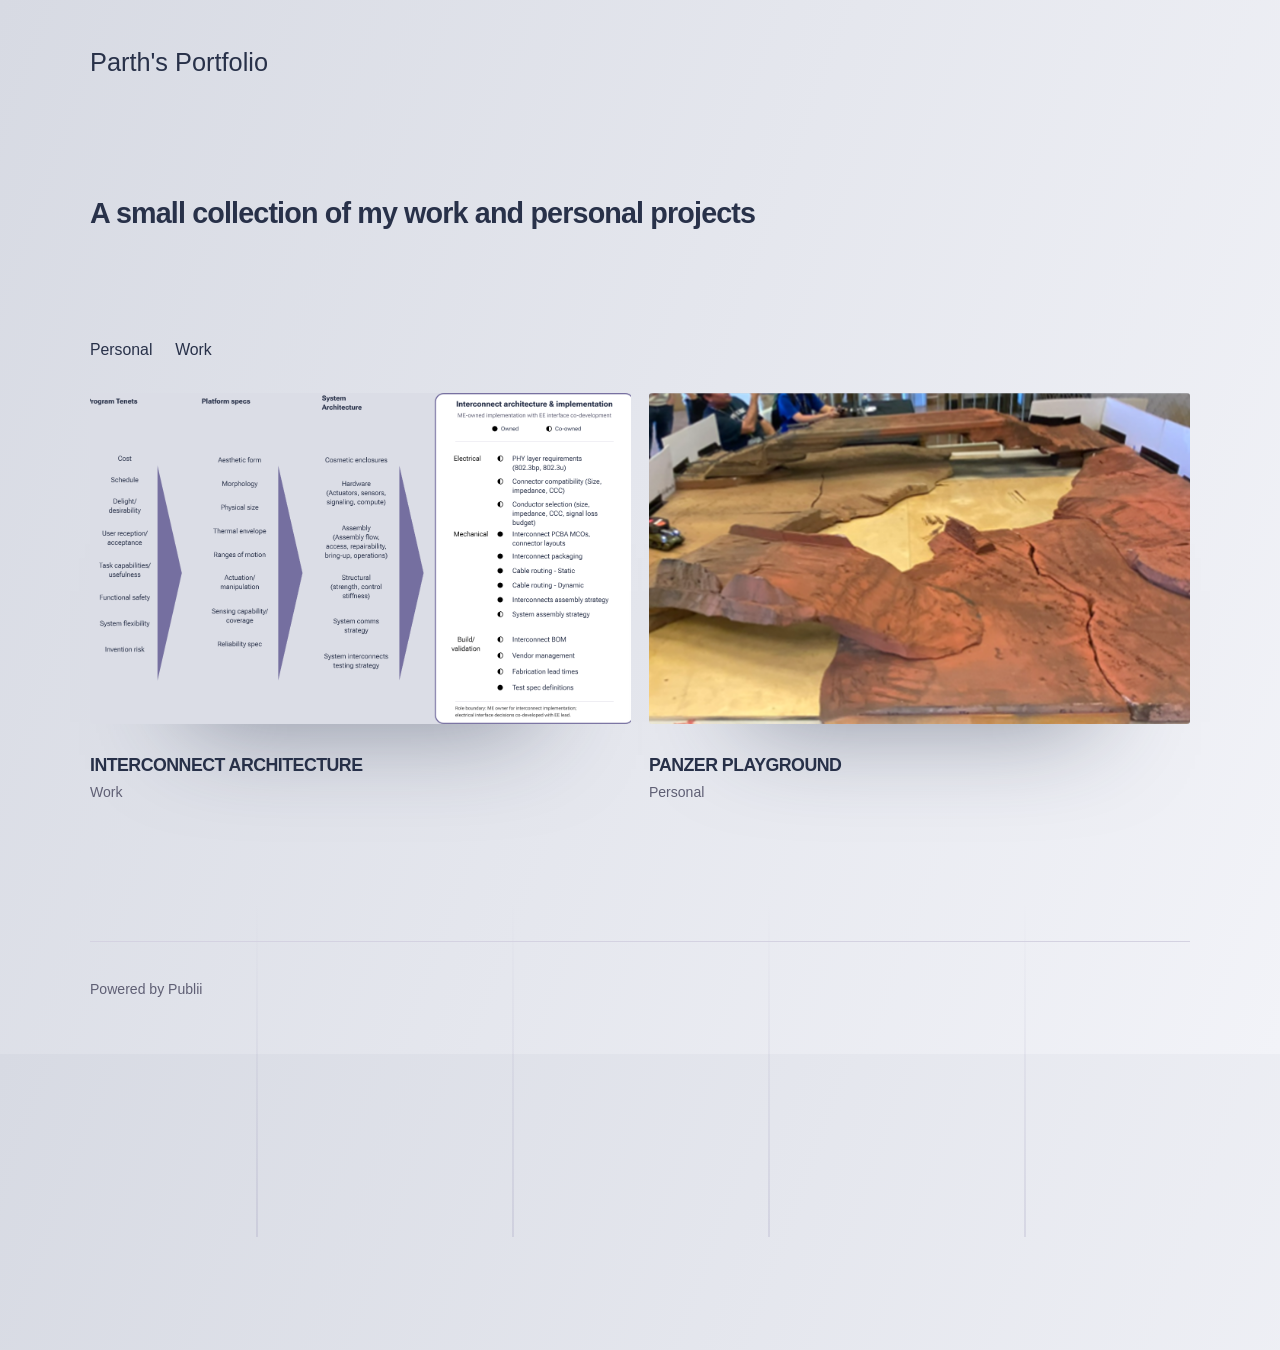
<file: index.html>
<!DOCTYPE html><html lang="en-gb"><head><meta charset="utf-8"><meta http-equiv="X-UA-Compatible" content="IE=edge"><meta name="viewport" content="width=device-width,initial-scale=1"><title>Parth&#x27;s Portfolio</title><meta name="generator" content="Publii Open-Source CMS for Static Site"><link rel="canonical" href="https://parthmbhatt.github.io/portfolio/"><link rel="alternate" type="application/atom+xml" href="https://parthmbhatt.github.io/portfolio/feed.xml" title="Parth&#x27;s Portfolio - RSS"><link rel="alternate" type="application/json" href="https://parthmbhatt.github.io/portfolio/feed.json" title="Parth&#x27;s Portfolio - JSON"><meta property="og:title" content="Parth's Portfolio"><meta property="og:site_name" content="Parth's Portfolio"><meta property="og:description" content=""><meta property="og:url" content="https://parthmbhatt.github.io/portfolio/"><meta property="og:type" content="website"><link rel="stylesheet" href="https://parthmbhatt.github.io/portfolio/assets/css/style.css?v=9763c2127e3ff107113b48061787f784"><link rel="stylesheet" href="https://parthmbhatt.github.io/portfolio/assets/css/gallery-carousel.css?v=bf1c3ab5cffa0508bf7917f0dcdaa1b4"><link rel="stylesheet" href="https://parthmbhatt.github.io/portfolio/assets/css/cad-viewer.css?v=0db8fe432d150c45650e1611304c6906"><script type="application/ld+json">{"@context":"http://schema.org","@type":"Organization","name":"Parth's Portfolio","url":"https://parthmbhatt.github.io/portfolio/"}</script><noscript><style>img[loading] {
                    opacity: 1;
                }</style></noscript></head><body class="home-template lines"><div class="container lines lines--right"><header class="header"><a href="https://parthmbhatt.github.io/portfolio/" class="logo">Parth&#x27;s Portfolio</a></header><main class="main"><div class="hero"><h3>A small collection of my work and personal projects</h3></div><div class="main__content"><div class="l-options" role="toolbar" aria-label="View options"><nav class="l-options__item filter" aria-label="Filter by tags"><a href="https://parthmbhatt.github.io/portfolio/tags/personal/" class="filter__item invert">Personal</a> <a href="https://parthmbhatt.github.io/portfolio/tags/work/" class="filter__item invert">Work</a></nav><div class="l-options__item switchers" role="group" aria-label="View layout"><button class="switchers__item is-active" aria-pressed="true" aria-label="Grid view"><svg width="20" height="20" fill="currentColor" aria-hidden="true" focusable="false"><use xlink:href="https://parthmbhatt.github.io/portfolio/assets/svg/svg-map.svg#switcher-grid"/></svg></button> <button class="switchers__item" aria-pressed="false" aria-label="List view"><svg width="20" height="20" fill="currentColor" aria-hidden="true" focusable="false"><use xlink:href="https://parthmbhatt.github.io/portfolio/assets/svg/svg-map.svg#switcher-rows"/></svg></button></div></div><div class="l-grid l-grid--2"><article class="c-card"><div class="c-card__wrapper"><figure class="c-card__image is-img-loading"><img src="https://parthmbhatt.github.io/portfolio/media/posts/5/kyber-ownership-boundary-example-transparent.png" srcset="https://parthmbhatt.github.io/portfolio/media/posts/5/responsive/kyber-ownership-boundary-example-transparent-xs.png 384w, https://parthmbhatt.github.io/portfolio/media/posts/5/responsive/kyber-ownership-boundary-example-transparent-sm.png 600w, https://parthmbhatt.github.io/portfolio/media/posts/5/responsive/kyber-ownership-boundary-example-transparent-md.png 768w, https://parthmbhatt.github.io/portfolio/media/posts/5/responsive/kyber-ownership-boundary-example-transparent-lg.png 1200w" sizes="(min-width: 37.5em) 80vw, 50vw" loading="lazy" height="1734" width="2873" alt="Sanitized interconnect architecture diagram"></figure><div class="c-card__content"><header><h2 class="c-card__title"><a href="https://parthmbhatt.github.io/portfolio/interconnect-architecture.html" class="invert">INTERCONNECT ARCHITECTURE</a></h2></header><footer class="c-card__meta"><a href="https://parthmbhatt.github.io/portfolio/tags/work/" class="c-card__tag">Work</a></footer></div></div></article><article class="c-card"><div class="c-card__wrapper"><figure class="c-card__image is-img-loading"><img src="https://parthmbhatt.github.io/portfolio/media/posts/1/OS-map-crop.png" srcset="https://parthmbhatt.github.io/portfolio/media/posts/1/responsive/OS-map-crop-xs.png 384w, https://parthmbhatt.github.io/portfolio/media/posts/1/responsive/OS-map-crop-sm.png 600w, https://parthmbhatt.github.io/portfolio/media/posts/1/responsive/OS-map-crop-md.png 768w, https://parthmbhatt.github.io/portfolio/media/posts/1/responsive/OS-map-crop-lg.png 1200w" sizes="(min-width: 37.5em) 80vw, 50vw" loading="lazy" height="1168" width="3534" alt=""></figure><div class="c-card__content"><header><h2 class="c-card__title"><a href="https://parthmbhatt.github.io/portfolio/panzer-playground.html" class="invert">PANZER PLAYGROUND</a></h2></header><footer class="c-card__meta"><a href="https://parthmbhatt.github.io/portfolio/tags/personal/" class="c-card__tag">Personal</a></footer></div></div></article></div></div></main><footer class="footer"><div class="footer__left"><div class="footer__copy">Powered by Publii</div></div><button onclick="backToTopFunction()" id="backToTop" class="footer__bttop" aria-label="Back to top" title="Back to top"><svg><use xlink:href="https://parthmbhatt.github.io/portfolio/assets/svg/svg-map.svg#toparrow"/></svg></button></footer></div><script>window.publiiThemeMenuConfig = { mobileMenuMode: 'sidebar', animationSpeed: 300, submenuWidth: 'auto', doubleClickTime: 500, mobileMenuExpandableSubmenus: true, relatedContainerForOverlayMenuSelector: '.navbar', };</script><script defer="defer" src="https://parthmbhatt.github.io/portfolio/assets/js/scripts.min.js?v=628f9b14187b480516b6c7f8be1e7585"></script><script defer="defer" src="https://parthmbhatt.github.io/portfolio/assets/js/cad-viewer.bundle.js?v=ee3776dc98e9115392e59a9758066af7"></script><script>function publiiDetectLoadedImages () {
         var images = document.querySelectorAll('img[loading]:not(.is-loaded)');
         for (var i = 0; i < images.length; i++) {
            if (images[i].complete) {
               images[i].classList.add('is-loaded');
               images[i].parentNode.classList.remove('is-img-loading');
            } else {
               images[i].addEventListener('load', function () {
                  this.classList.add('is-loaded');
                  this.parentNode.classList.remove('is-img-loading');
               }, false);
            }
         }
      }
      publiiDetectLoadedImages();</script><script defer="defer" src="https://parthmbhatt.github.io/portfolio/assets/js/gallery-carousel.js?v=73d73772ed205425abde0a4bf7a90acf"></script></body></html>
</file>
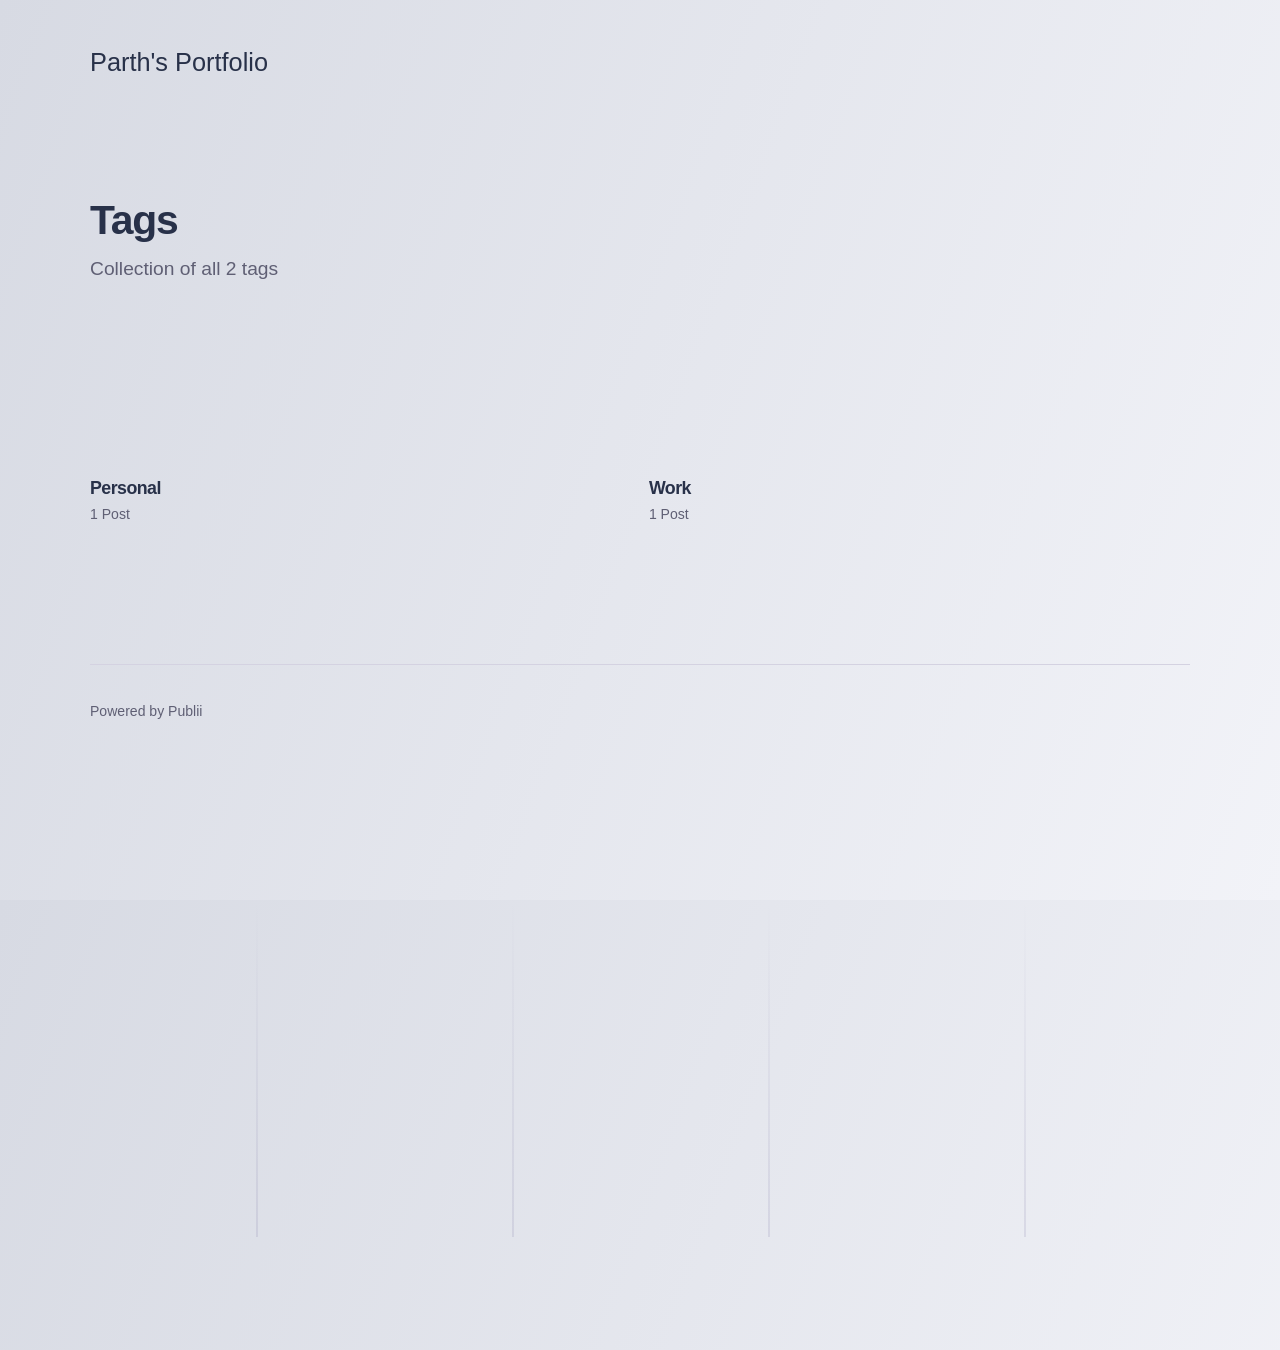
<file: tags/index.html>
<!DOCTYPE html><html lang="en-gb"><head><meta charset="utf-8"><meta http-equiv="X-UA-Compatible" content="IE=edge"><meta name="viewport" content="width=device-width,initial-scale=1"><title>All tags - Parth&#x27;s Portfolio</title><meta name="robots" content="noindex, follow"><meta name="generator" content="Publii Open-Source CMS for Static Site"><link rel="alternate" type="application/atom+xml" href="https://parthmbhatt.github.io/portfolio/feed.xml" title="Parth&#x27;s Portfolio - RSS"><link rel="alternate" type="application/json" href="https://parthmbhatt.github.io/portfolio/feed.json" title="Parth&#x27;s Portfolio - JSON"><meta property="og:title" content="Parth's Portfolio"><meta property="og:site_name" content="Parth's Portfolio"><meta property="og:description" content=""><meta property="og:url" content="https://parthmbhatt.github.io/portfolio/tags/"><meta property="og:type" content="website"><link rel="stylesheet" href="https://parthmbhatt.github.io/portfolio/assets/css/style.css?v=9763c2127e3ff107113b48061787f784"><link rel="stylesheet" href="https://parthmbhatt.github.io/portfolio/assets/css/gallery-carousel.css?v=bf1c3ab5cffa0508bf7917f0dcdaa1b4"><link rel="stylesheet" href="https://parthmbhatt.github.io/portfolio/assets/css/cad-viewer.css?v=0db8fe432d150c45650e1611304c6906"><script type="application/ld+json">{"@context":"http://schema.org","@type":"Organization","name":"Parth's Portfolio","url":"https://parthmbhatt.github.io/portfolio/"}</script><noscript><style>img[loading] {
                    opacity: 1;
                }</style></noscript></head><body class="tags-template lines"><div class="container lines lines--right"><header class="header"><a href="https://parthmbhatt.github.io/portfolio/" class="logo">Parth&#x27;s Portfolio</a></header><main class="main page page--tags"><div class="hero"><h1>Tags</h1><p>Collection of all 2 tags</p></div><div class="main__content"><div class="l-options nomobile"><div class="l-options__item switchers"><button class="switchers__item is-active"><svg width="20" height="20" fill="currentColor"><use xlink:href="https://parthmbhatt.github.io/portfolio/assets/svg/svg-map.svg#switcher-grid"/></svg></button> <button class="switchers__item"><svg width="20" height="20" fill="currentColor"><use xlink:href="https://parthmbhatt.github.io/portfolio/assets/svg/svg-map.svg#switcher-rows"/></svg></button></div></div><ul class="l-grid l-grid--2"><li class="c-card"><div class="c-card__wrapper"><div class="c-card__content"><h2 class="c-card__title"><a href="https://parthmbhatt.github.io/portfolio/tags/personal/" class="invert">Personal</a></h2><p class="c-card__meta">1 Post</p></div></div></li><li class="c-card"><div class="c-card__wrapper"><div class="c-card__content"><h2 class="c-card__title"><a href="https://parthmbhatt.github.io/portfolio/tags/work/" class="invert">Work</a></h2><p class="c-card__meta">1 Post</p></div></div></li></ul></div></main><footer class="footer"><div class="footer__left"><div class="footer__copy">Powered by Publii</div></div><button onclick="backToTopFunction()" id="backToTop" class="footer__bttop" aria-label="Back to top" title="Back to top"><svg><use xlink:href="https://parthmbhatt.github.io/portfolio/assets/svg/svg-map.svg#toparrow"/></svg></button></footer></div><script>window.publiiThemeMenuConfig = { mobileMenuMode: 'sidebar', animationSpeed: 300, submenuWidth: 'auto', doubleClickTime: 500, mobileMenuExpandableSubmenus: true, relatedContainerForOverlayMenuSelector: '.navbar', };</script><script defer="defer" src="https://parthmbhatt.github.io/portfolio/assets/js/scripts.min.js?v=628f9b14187b480516b6c7f8be1e7585"></script><script defer="defer" src="https://parthmbhatt.github.io/portfolio/assets/js/cad-viewer.bundle.js?v=ee3776dc98e9115392e59a9758066af7"></script><script>function publiiDetectLoadedImages () {
         var images = document.querySelectorAll('img[loading]:not(.is-loaded)');
         for (var i = 0; i < images.length; i++) {
            if (images[i].complete) {
               images[i].classList.add('is-loaded');
               images[i].parentNode.classList.remove('is-img-loading');
            } else {
               images[i].addEventListener('load', function () {
                  this.classList.add('is-loaded');
                  this.parentNode.classList.remove('is-img-loading');
               }, false);
            }
         }
      }
      publiiDetectLoadedImages();</script><script defer="defer" src="https://parthmbhatt.github.io/portfolio/assets/js/gallery-carousel.js?v=73d73772ed205425abde0a4bf7a90acf"></script></body></html>
</file>
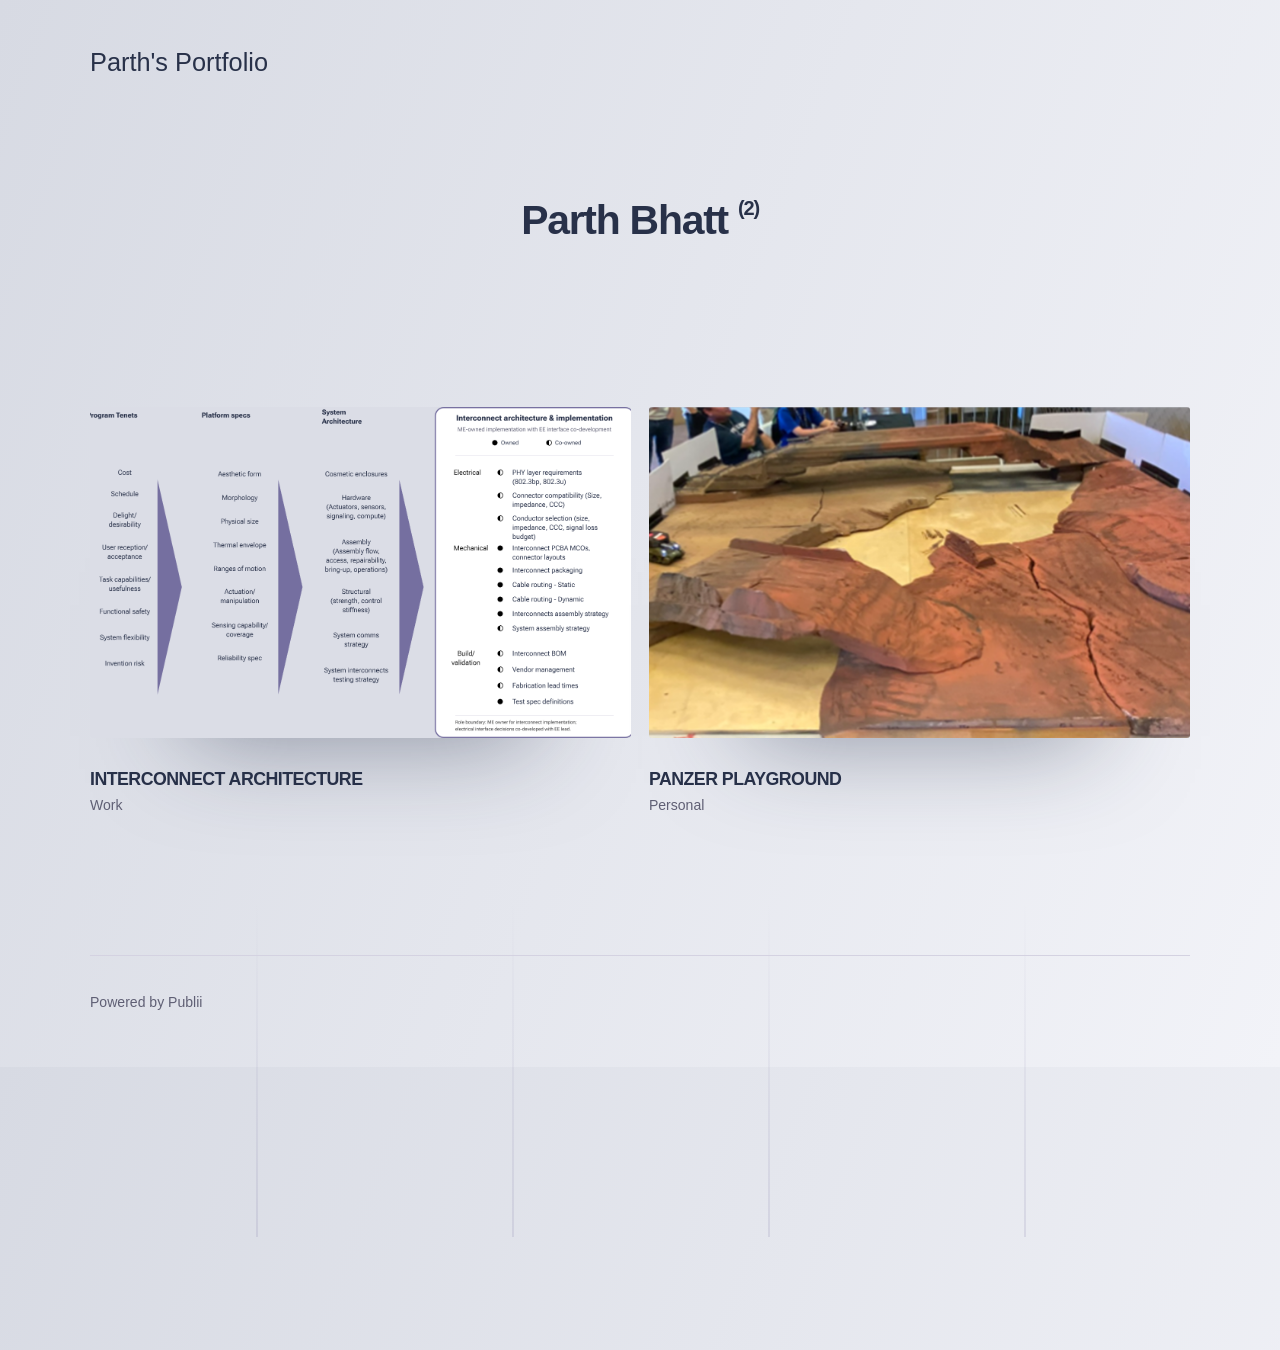
<file: authors/parth-bhatt/index.html>
<!DOCTYPE html><html lang="en-gb"><head><meta charset="utf-8"><meta http-equiv="X-UA-Compatible" content="IE=edge"><meta name="viewport" content="width=device-width,initial-scale=1"><title>Author: Parth Bhatt - Parth&#x27;s Portfolio</title><meta name="robots" content="noindex, follow"><meta name="generator" content="Publii Open-Source CMS for Static Site"><link rel="alternate" type="application/atom+xml" href="https://parthmbhatt.github.io/portfolio/feed.xml" title="Parth&#x27;s Portfolio - RSS"><link rel="alternate" type="application/json" href="https://parthmbhatt.github.io/portfolio/feed.json" title="Parth&#x27;s Portfolio - JSON"><meta property="og:title" content="Parth Bhatt"><meta property="og:site_name" content="Parth's Portfolio"><meta property="og:description" content=""><meta property="og:url" content="https://parthmbhatt.github.io/portfolio/authors/parth-bhatt/"><meta property="og:type" content="website"><link rel="stylesheet" href="https://parthmbhatt.github.io/portfolio/assets/css/style.css?v=9763c2127e3ff107113b48061787f784"><link rel="stylesheet" href="https://parthmbhatt.github.io/portfolio/assets/css/gallery-carousel.css?v=bf1c3ab5cffa0508bf7917f0dcdaa1b4"><link rel="stylesheet" href="https://parthmbhatt.github.io/portfolio/assets/css/cad-viewer.css?v=0db8fe432d150c45650e1611304c6906"><script type="application/ld+json">{"@context":"http://schema.org","@type":"Organization","name":"Parth's Portfolio","url":"https://parthmbhatt.github.io/portfolio/"}</script><noscript><style>img[loading] {
                    opacity: 1;
                }</style></noscript></head><body class="author-template lines"><div class="container lines lines--right"><header class="header"><a href="https://parthmbhatt.github.io/portfolio/" class="logo">Parth&#x27;s Portfolio</a></header><main class="main page page--author"><div class="hero hero--centered"><h1>Parth Bhatt <sup>(2)</sup></h1></div><div class="main__content"><div class="l-options nomobile"><div class="l-options__item switchers"><button class="switchers__item is-active"><svg width="20" height="20" fill="currentColor"><use xlink:href="https://parthmbhatt.github.io/portfolio/assets/svg/svg-map.svg#switcher-grid"/></svg></button> <button class="switchers__item"><svg width="20" height="20" fill="currentColor"><use xlink:href="https://parthmbhatt.github.io/portfolio/assets/svg/svg-map.svg#switcher-rows"/></svg></button></div></div><div class="l-grid l-grid--2"><article class="c-card"><div class="c-card__wrapper"><figure class="c-card__image is-img-loading"><img src="https://parthmbhatt.github.io/portfolio/media/posts/5/kyber-ownership-boundary-example-transparent.png" srcset="https://parthmbhatt.github.io/portfolio/media/posts/5/responsive/kyber-ownership-boundary-example-transparent-xs.png 384w, https://parthmbhatt.github.io/portfolio/media/posts/5/responsive/kyber-ownership-boundary-example-transparent-sm.png 600w, https://parthmbhatt.github.io/portfolio/media/posts/5/responsive/kyber-ownership-boundary-example-transparent-md.png 768w, https://parthmbhatt.github.io/portfolio/media/posts/5/responsive/kyber-ownership-boundary-example-transparent-lg.png 1200w" sizes="(min-width: 37.5em) 80vw, 50vw" loading="lazy" height="1734" width="2873" alt="Sanitized interconnect architecture diagram"></figure><div class="c-card__content"><header><h2 class="c-card__title"><a href="https://parthmbhatt.github.io/portfolio/interconnect-architecture.html" class="invert">INTERCONNECT ARCHITECTURE</a></h2></header><footer class="c-card__meta"><a href="https://parthmbhatt.github.io/portfolio/tags/work/" class="c-card__tag">Work</a></footer></div></div></article><article class="c-card"><div class="c-card__wrapper"><figure class="c-card__image is-img-loading"><img src="https://parthmbhatt.github.io/portfolio/media/posts/1/OS-map-crop.png" srcset="https://parthmbhatt.github.io/portfolio/media/posts/1/responsive/OS-map-crop-xs.png 384w, https://parthmbhatt.github.io/portfolio/media/posts/1/responsive/OS-map-crop-sm.png 600w, https://parthmbhatt.github.io/portfolio/media/posts/1/responsive/OS-map-crop-md.png 768w, https://parthmbhatt.github.io/portfolio/media/posts/1/responsive/OS-map-crop-lg.png 1200w" sizes="(min-width: 37.5em) 80vw, 50vw" loading="lazy" height="1168" width="3534" alt=""></figure><div class="c-card__content"><header><h2 class="c-card__title"><a href="https://parthmbhatt.github.io/portfolio/panzer-playground.html" class="invert">PANZER PLAYGROUND</a></h2></header><footer class="c-card__meta"><a href="https://parthmbhatt.github.io/portfolio/tags/personal/" class="c-card__tag">Personal</a></footer></div></div></article></div></div></main><footer class="footer"><div class="footer__left"><div class="footer__copy">Powered by Publii</div></div><button onclick="backToTopFunction()" id="backToTop" class="footer__bttop" aria-label="Back to top" title="Back to top"><svg><use xlink:href="https://parthmbhatt.github.io/portfolio/assets/svg/svg-map.svg#toparrow"/></svg></button></footer></div><script>window.publiiThemeMenuConfig = { mobileMenuMode: 'sidebar', animationSpeed: 300, submenuWidth: 'auto', doubleClickTime: 500, mobileMenuExpandableSubmenus: true, relatedContainerForOverlayMenuSelector: '.navbar', };</script><script defer="defer" src="https://parthmbhatt.github.io/portfolio/assets/js/scripts.min.js?v=628f9b14187b480516b6c7f8be1e7585"></script><script defer="defer" src="https://parthmbhatt.github.io/portfolio/assets/js/cad-viewer.bundle.js?v=ee3776dc98e9115392e59a9758066af7"></script><script>function publiiDetectLoadedImages () {
         var images = document.querySelectorAll('img[loading]:not(.is-loaded)');
         for (var i = 0; i < images.length; i++) {
            if (images[i].complete) {
               images[i].classList.add('is-loaded');
               images[i].parentNode.classList.remove('is-img-loading');
            } else {
               images[i].addEventListener('load', function () {
                  this.classList.add('is-loaded');
                  this.parentNode.classList.remove('is-img-loading');
               }, false);
            }
         }
      }
      publiiDetectLoadedImages();</script><script defer="defer" src="https://parthmbhatt.github.io/portfolio/assets/js/gallery-carousel.js?v=73d73772ed205425abde0a4bf7a90acf"></script></body></html>
</file>
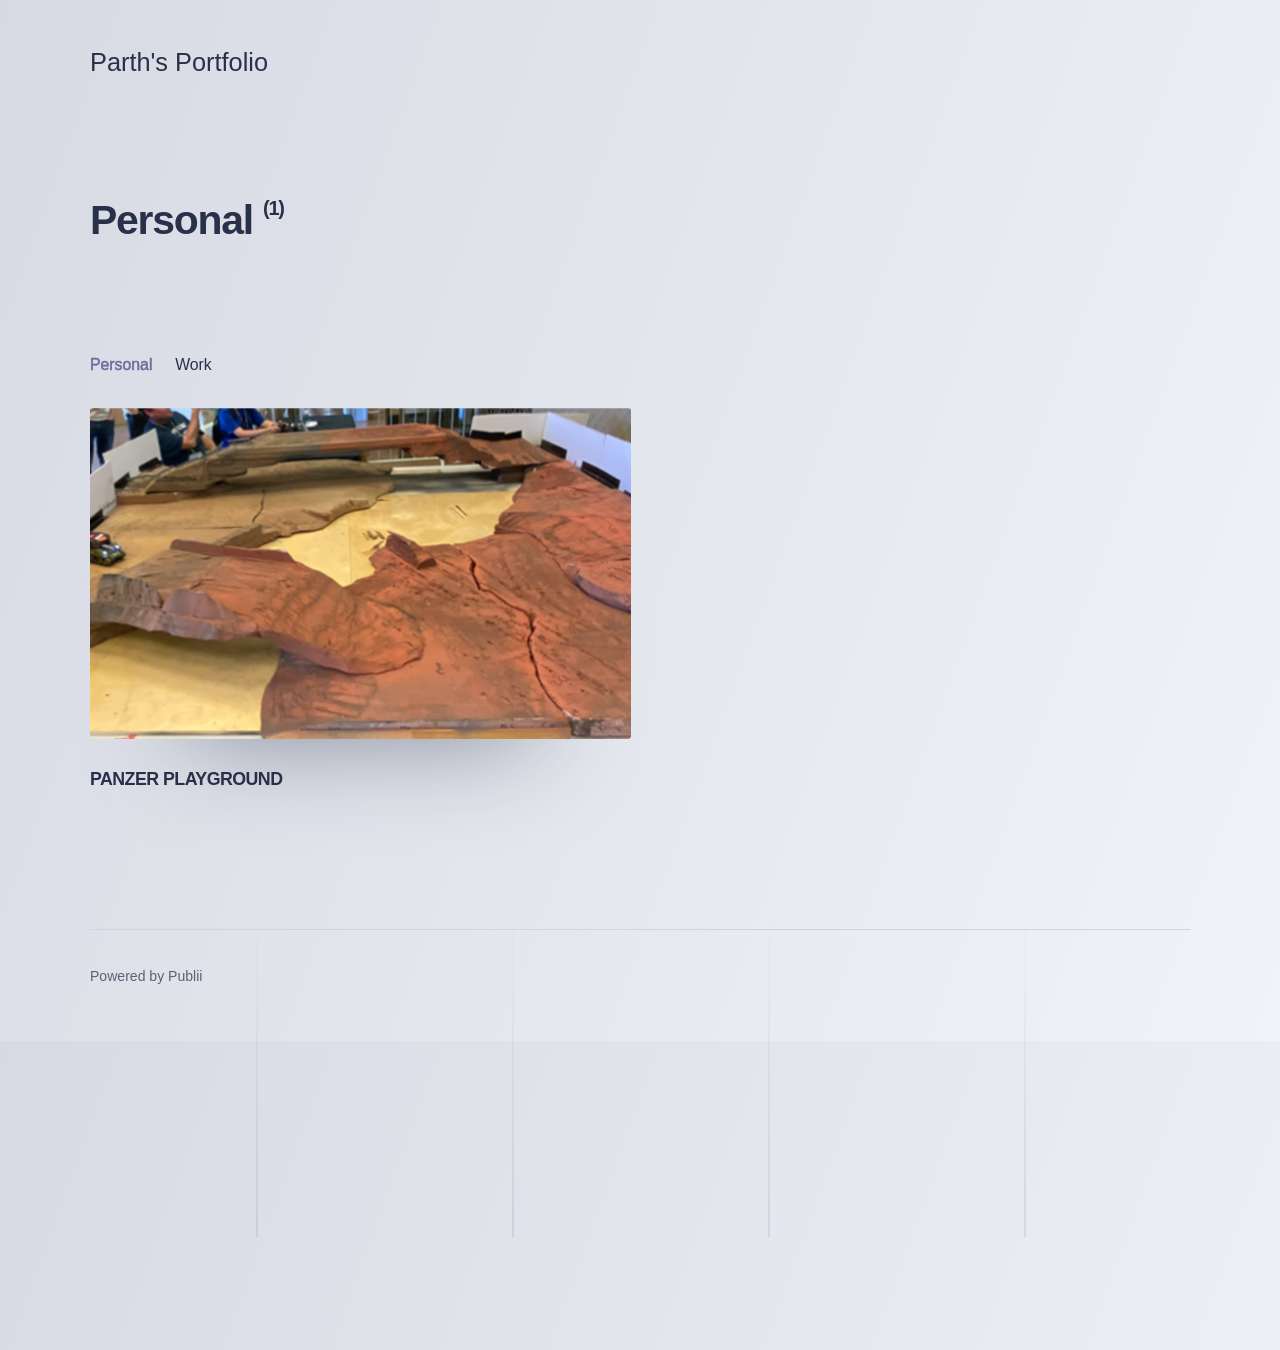
<file: tags/personal/index.html>
<!DOCTYPE html><html lang="en-gb"><head><meta charset="utf-8"><meta http-equiv="X-UA-Compatible" content="IE=edge"><meta name="viewport" content="width=device-width,initial-scale=1"><title>Tag: Personal - Parth&#x27;s Portfolio</title><meta name="robots" content="noindex, follow"><meta name="generator" content="Publii Open-Source CMS for Static Site"><link rel="alternate" type="application/atom+xml" href="https://parthmbhatt.github.io/portfolio/feed.xml" title="Parth&#x27;s Portfolio - RSS"><link rel="alternate" type="application/json" href="https://parthmbhatt.github.io/portfolio/feed.json" title="Parth&#x27;s Portfolio - JSON"><meta property="og:title" content="Personal"><meta property="og:site_name" content="Parth's Portfolio"><meta property="og:description" content=""><meta property="og:url" content="https://parthmbhatt.github.io/portfolio/tags/personal/"><meta property="og:type" content="website"><link rel="stylesheet" href="https://parthmbhatt.github.io/portfolio/assets/css/style.css?v=9763c2127e3ff107113b48061787f784"><link rel="stylesheet" href="https://parthmbhatt.github.io/portfolio/assets/css/gallery-carousel.css?v=bf1c3ab5cffa0508bf7917f0dcdaa1b4"><link rel="stylesheet" href="https://parthmbhatt.github.io/portfolio/assets/css/cad-viewer.css?v=0db8fe432d150c45650e1611304c6906"><script type="application/ld+json">{"@context":"http://schema.org","@type":"Organization","name":"Parth's Portfolio","url":"https://parthmbhatt.github.io/portfolio/"}</script><noscript><style>img[loading] {
                    opacity: 1;
                }</style></noscript></head><body class="tag-template lines"><div class="container lines lines--right"><header class="header"><a href="https://parthmbhatt.github.io/portfolio/" class="logo">Parth&#x27;s Portfolio</a></header><main class="main page page--tag"><div class="hero"><h1>Personal <sup>(1)</sup></h1></div><div class="main__content"><div class="l-options"><nav class="l-options__item filter"><a href="https://parthmbhatt.github.io/portfolio/tags/personal/" class="filter__item invert is-active">Personal</a> <a href="https://parthmbhatt.github.io/portfolio/tags/work/" class="filter__item invert">Work</a></nav><div class="l-options__item switchers"><button class="switchers__item is-active"><svg width="20" height="20" fill="currentColor"><use xlink:href="https://parthmbhatt.github.io/portfolio/assets/svg/svg-map.svg#switcher-grid"/></svg></button> <button class="switchers__item"><svg width="20" height="20" fill="currentColor"><use xlink:href="https://parthmbhatt.github.io/portfolio/assets/svg/svg-map.svg#switcher-rows"/></svg></button></div></div><div class="l-grid l-grid--2"><article class="c-card"><div class="c-card__wrapper"><figure class="c-card__image is-img-loading"><img src="https://parthmbhatt.github.io/portfolio/media/posts/1/OS-map-crop.png" srcset="https://parthmbhatt.github.io/portfolio/media/posts/1/responsive/OS-map-crop-xs.png 384w, https://parthmbhatt.github.io/portfolio/media/posts/1/responsive/OS-map-crop-sm.png 600w, https://parthmbhatt.github.io/portfolio/media/posts/1/responsive/OS-map-crop-md.png 768w, https://parthmbhatt.github.io/portfolio/media/posts/1/responsive/OS-map-crop-lg.png 1200w" sizes="(min-width: 37.5em) 80vw, 50vw" loading="lazy" height="1168" width="3534" alt=""></figure><div class="c-card__content"><header><h2 class="c-card__title"><a href="https://parthmbhatt.github.io/portfolio/panzer-playground.html" class="invert">PANZER PLAYGROUND</a></h2></header></div></div></article></div></div></main><footer class="footer"><div class="footer__left"><div class="footer__copy">Powered by Publii</div></div><button onclick="backToTopFunction()" id="backToTop" class="footer__bttop" aria-label="Back to top" title="Back to top"><svg><use xlink:href="https://parthmbhatt.github.io/portfolio/assets/svg/svg-map.svg#toparrow"/></svg></button></footer></div><script>window.publiiThemeMenuConfig = { mobileMenuMode: 'sidebar', animationSpeed: 300, submenuWidth: 'auto', doubleClickTime: 500, mobileMenuExpandableSubmenus: true, relatedContainerForOverlayMenuSelector: '.navbar', };</script><script defer="defer" src="https://parthmbhatt.github.io/portfolio/assets/js/scripts.min.js?v=628f9b14187b480516b6c7f8be1e7585"></script><script defer="defer" src="https://parthmbhatt.github.io/portfolio/assets/js/cad-viewer.bundle.js?v=ee3776dc98e9115392e59a9758066af7"></script><script>function publiiDetectLoadedImages () {
         var images = document.querySelectorAll('img[loading]:not(.is-loaded)');
         for (var i = 0; i < images.length; i++) {
            if (images[i].complete) {
               images[i].classList.add('is-loaded');
               images[i].parentNode.classList.remove('is-img-loading');
            } else {
               images[i].addEventListener('load', function () {
                  this.classList.add('is-loaded');
                  this.parentNode.classList.remove('is-img-loading');
               }, false);
            }
         }
      }
      publiiDetectLoadedImages();</script><script defer="defer" src="https://parthmbhatt.github.io/portfolio/assets/js/gallery-carousel.js?v=73d73772ed205425abde0a4bf7a90acf"></script></body></html>
</file>
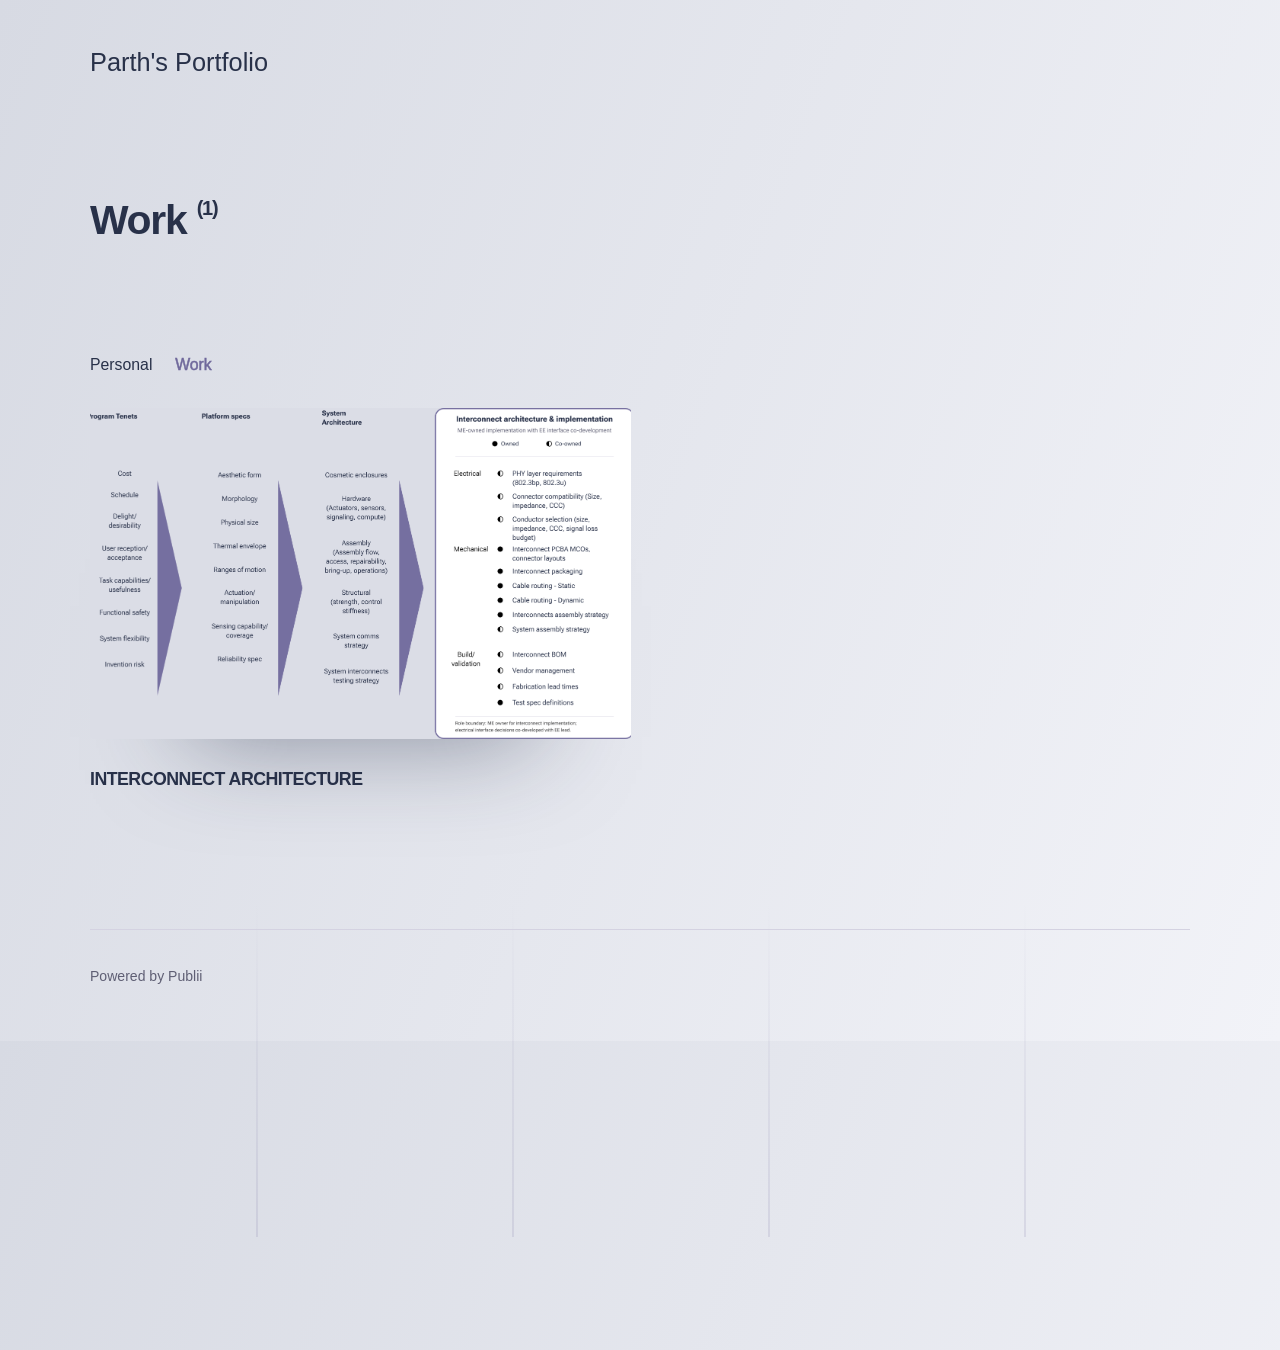
<file: tags/work/index.html>
<!DOCTYPE html><html lang="en-gb"><head><meta charset="utf-8"><meta http-equiv="X-UA-Compatible" content="IE=edge"><meta name="viewport" content="width=device-width,initial-scale=1"><title>Tag: Work - Parth&#x27;s Portfolio</title><meta name="robots" content="noindex, follow"><meta name="generator" content="Publii Open-Source CMS for Static Site"><link rel="alternate" type="application/atom+xml" href="https://parthmbhatt.github.io/portfolio/feed.xml" title="Parth&#x27;s Portfolio - RSS"><link rel="alternate" type="application/json" href="https://parthmbhatt.github.io/portfolio/feed.json" title="Parth&#x27;s Portfolio - JSON"><meta property="og:title" content="Work"><meta property="og:site_name" content="Parth's Portfolio"><meta property="og:description" content=""><meta property="og:url" content="https://parthmbhatt.github.io/portfolio/tags/work/"><meta property="og:type" content="website"><link rel="stylesheet" href="https://parthmbhatt.github.io/portfolio/assets/css/style.css?v=9763c2127e3ff107113b48061787f784"><link rel="stylesheet" href="https://parthmbhatt.github.io/portfolio/assets/css/gallery-carousel.css?v=bf1c3ab5cffa0508bf7917f0dcdaa1b4"><link rel="stylesheet" href="https://parthmbhatt.github.io/portfolio/assets/css/cad-viewer.css?v=0db8fe432d150c45650e1611304c6906"><script type="application/ld+json">{"@context":"http://schema.org","@type":"Organization","name":"Parth's Portfolio","url":"https://parthmbhatt.github.io/portfolio/"}</script><noscript><style>img[loading] {
                    opacity: 1;
                }</style></noscript></head><body class="tag-template lines"><div class="container lines lines--right"><header class="header"><a href="https://parthmbhatt.github.io/portfolio/" class="logo">Parth&#x27;s Portfolio</a></header><main class="main page page--tag"><div class="hero"><h1>Work <sup>(1)</sup></h1></div><div class="main__content"><div class="l-options"><nav class="l-options__item filter"><a href="https://parthmbhatt.github.io/portfolio/tags/personal/" class="filter__item invert">Personal</a> <a href="https://parthmbhatt.github.io/portfolio/tags/work/" class="filter__item invert is-active">Work</a></nav><div class="l-options__item switchers"><button class="switchers__item is-active"><svg width="20" height="20" fill="currentColor"><use xlink:href="https://parthmbhatt.github.io/portfolio/assets/svg/svg-map.svg#switcher-grid"/></svg></button> <button class="switchers__item"><svg width="20" height="20" fill="currentColor"><use xlink:href="https://parthmbhatt.github.io/portfolio/assets/svg/svg-map.svg#switcher-rows"/></svg></button></div></div><div class="l-grid l-grid--2"><article class="c-card"><div class="c-card__wrapper"><figure class="c-card__image is-img-loading"><img src="https://parthmbhatt.github.io/portfolio/media/posts/5/kyber-ownership-boundary-example-transparent.png" srcset="https://parthmbhatt.github.io/portfolio/media/posts/5/responsive/kyber-ownership-boundary-example-transparent-xs.png 384w, https://parthmbhatt.github.io/portfolio/media/posts/5/responsive/kyber-ownership-boundary-example-transparent-sm.png 600w, https://parthmbhatt.github.io/portfolio/media/posts/5/responsive/kyber-ownership-boundary-example-transparent-md.png 768w, https://parthmbhatt.github.io/portfolio/media/posts/5/responsive/kyber-ownership-boundary-example-transparent-lg.png 1200w" sizes="(min-width: 37.5em) 80vw, 50vw" loading="lazy" height="1734" width="2873" alt="Sanitized interconnect architecture diagram"></figure><div class="c-card__content"><header><h2 class="c-card__title"><a href="https://parthmbhatt.github.io/portfolio/interconnect-architecture.html" class="invert">INTERCONNECT ARCHITECTURE</a></h2></header></div></div></article></div></div></main><footer class="footer"><div class="footer__left"><div class="footer__copy">Powered by Publii</div></div><button onclick="backToTopFunction()" id="backToTop" class="footer__bttop" aria-label="Back to top" title="Back to top"><svg><use xlink:href="https://parthmbhatt.github.io/portfolio/assets/svg/svg-map.svg#toparrow"/></svg></button></footer></div><script>window.publiiThemeMenuConfig = { mobileMenuMode: 'sidebar', animationSpeed: 300, submenuWidth: 'auto', doubleClickTime: 500, mobileMenuExpandableSubmenus: true, relatedContainerForOverlayMenuSelector: '.navbar', };</script><script defer="defer" src="https://parthmbhatt.github.io/portfolio/assets/js/scripts.min.js?v=628f9b14187b480516b6c7f8be1e7585"></script><script defer="defer" src="https://parthmbhatt.github.io/portfolio/assets/js/cad-viewer.bundle.js?v=ee3776dc98e9115392e59a9758066af7"></script><script>function publiiDetectLoadedImages () {
         var images = document.querySelectorAll('img[loading]:not(.is-loaded)');
         for (var i = 0; i < images.length; i++) {
            if (images[i].complete) {
               images[i].classList.add('is-loaded');
               images[i].parentNode.classList.remove('is-img-loading');
            } else {
               images[i].addEventListener('load', function () {
                  this.classList.add('is-loaded');
                  this.parentNode.classList.remove('is-img-loading');
               }, false);
            }
         }
      }
      publiiDetectLoadedImages();</script><script defer="defer" src="https://parthmbhatt.github.io/portfolio/assets/js/gallery-carousel.js?v=73d73772ed205425abde0a4bf7a90acf"></script></body></html>
</file>
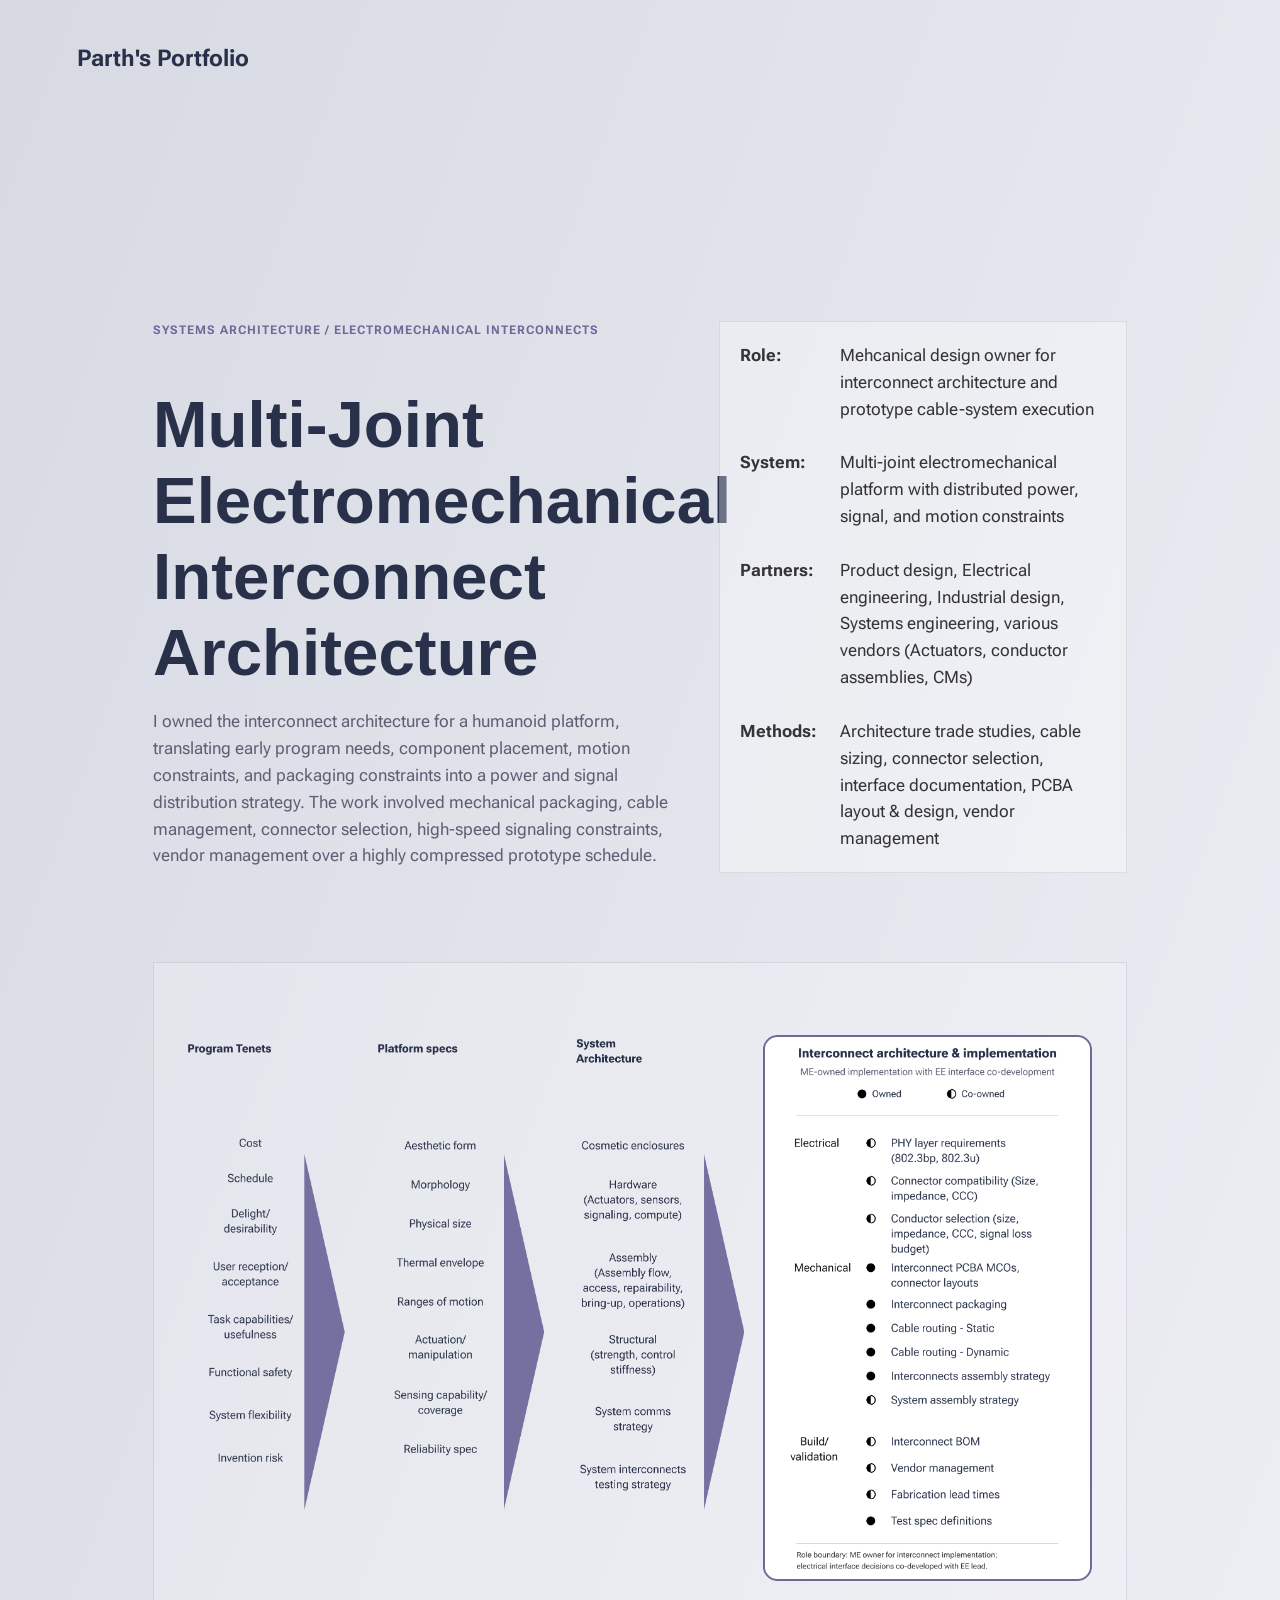
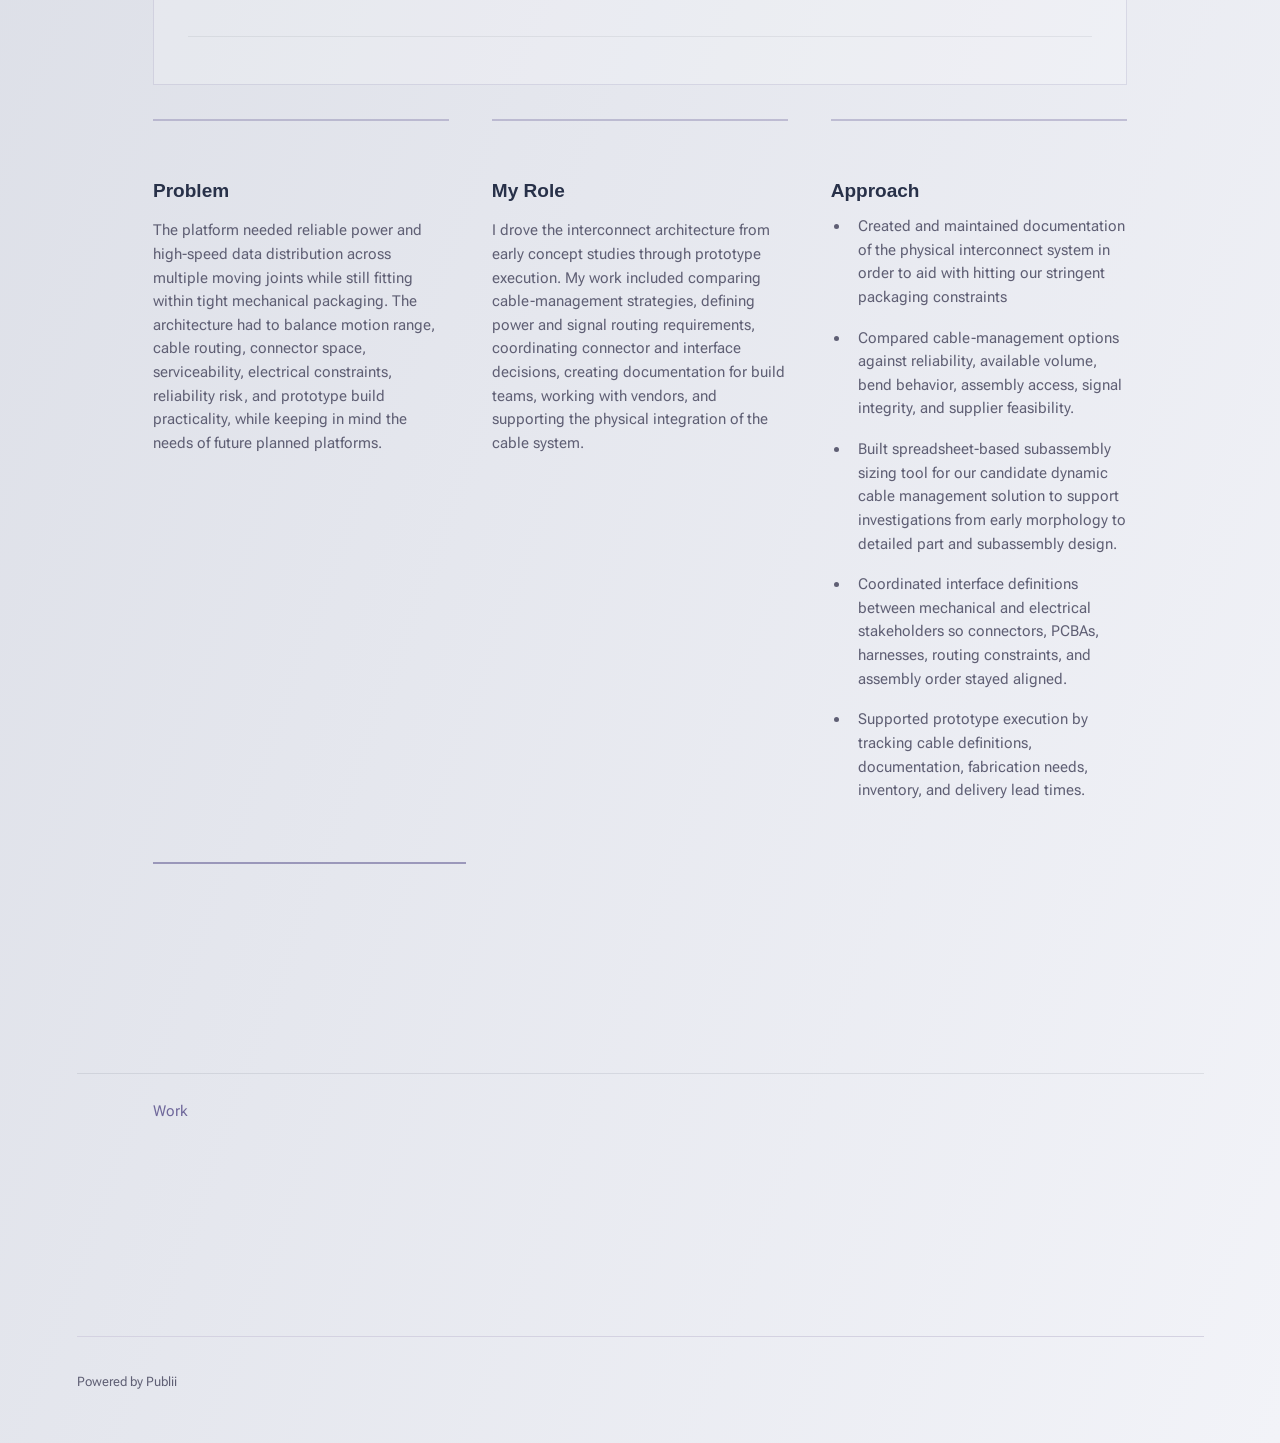
<file: interconnect-architecture.html>
<!DOCTYPE html><html lang="en-gb"><head><meta charset="utf-8"><meta http-equiv="X-UA-Compatible" content="IE=edge"><meta name="viewport" content="width=device-width,initial-scale=1"><title>INTERCONNECT ARCHITECTURE - Parth&#x27;s Portfolio</title><meta name="description" content="Work project one-pager for interconnect architecture on a confidential multi-joint electromechanical platform."><meta name="generator" content="Publii Open-Source CMS for Static Site"><link rel="canonical" href="https://parthmbhatt.github.io/portfolio/interconnect-architecture.html"><link rel="alternate" type="application/atom+xml" href="https://parthmbhatt.github.io/portfolio/feed.xml" title="Parth&#x27;s Portfolio - RSS"><link rel="alternate" type="application/json" href="https://parthmbhatt.github.io/portfolio/feed.json" title="Parth&#x27;s Portfolio - JSON"><meta property="og:title" content="INTERCONNECT ARCHITECTURE"><meta property="og:image" content="https://parthmbhatt.github.io/portfolio/media/posts/5/kyber-ownership-boundary-example-transparent.png"><meta property="og:image:width" content="2873"><meta property="og:image:height" content="1734"><meta property="og:site_name" content="Parth's Portfolio"><meta property="og:description" content="Work project one-pager for interconnect architecture on a confidential multi-joint electromechanical platform."><meta property="og:url" content="https://parthmbhatt.github.io/portfolio/interconnect-architecture.html"><meta property="og:type" content="article"><link rel="stylesheet" href="https://parthmbhatt.github.io/portfolio/assets/css/style.css?v=9763c2127e3ff107113b48061787f784"><link rel="stylesheet" href="https://parthmbhatt.github.io/portfolio/assets/css/gallery-carousel.css?v=bf1c3ab5cffa0508bf7917f0dcdaa1b4"><link rel="stylesheet" href="https://parthmbhatt.github.io/portfolio/assets/css/cad-viewer.css?v=0db8fe432d150c45650e1611304c6906"><script type="application/ld+json">{"@context":"http://schema.org","@type":"Article","mainEntityOfPage":{"@type":"WebPage","@id":"https://parthmbhatt.github.io/portfolio/interconnect-architecture.html"},"headline":"INTERCONNECT ARCHITECTURE","datePublished":"2026-06-25T10:21-07:00","dateModified":"2026-06-25T15:57-07:00","image":{"@type":"ImageObject","url":"https://parthmbhatt.github.io/portfolio/media/posts/5/kyber-ownership-boundary-example-transparent.png","height":1734,"width":2873},"description":"Work project one-pager for interconnect architecture on a confidential multi-joint electromechanical platform.","author":{"@type":"Person","name":"Parth Bhatt","url":"https://parthmbhatt.github.io/portfolio/authors/parth-bhatt/"},"publisher":{"@type":"Organization","name":"Parth Bhatt"}}</script><noscript><style>img[loading] {
                    opacity: 1;
                }</style></noscript></head><body class="post-template lines"><div class="container lines lines--right"><script>document.body.classList.add('work-project-template');</script><link rel="stylesheet" href="https://parthmbhatt.github.io/portfolio//assets/project-pages.css?v=20260625-layout"><header class="header"><a href="https://parthmbhatt.github.io/portfolio/" class="logo">Parth&#x27;s Portfolio</a></header><main class="main work-project-post"><div class="page work-project-page"><article class="project" aria-labelledby="project-title"><header class="project-header"><div><span class="kicker">Systems architecture / electromechanical interconnects</span><h1 id="project-title">Multi-Joint Electromechanical Interconnect Architecture</h1><p class="project-summary">I owned the interconnect architecture for a humanoid platform, translating early program needs, component placement, motion constraints, and packaging constraints into a power and signal distribution strategy. The work involved mechanical packaging, cable management, connector selection, high-speed signaling constraints, vendor management over a highly compressed prototype schedule.</p><div class="tags" aria-label="Skills shown"> </div></div><aside class="snapshot" aria-label="Project snapshot"><div><strong>Role: </strong>Mehcanical design owner for interconnect architecture and prototype cable-system execution</div><div> </div><div><strong>System:</strong> Multi-joint electromechanical platform with distributed power, signal, and motion constraints</div><div> </div><div><strong>Partners:</strong> Product design, Electrical engineering, Industrial design, Systems engineering, various vendors (Actuators, conductor assemblies, CMs)</div><div> </div><div><strong>Methods:</strong> Architecture trade studies, cable sizing, connector selection, interface documentation, PCBA layout &amp; design, vendor management</div></aside></header><div class="project-body"><figure class="visual"><div class="visual-box has-image" data-image-box="primary"><figure class="visual-preview"><img loading="lazy" src="https://parthmbhatt.github.io/portfolio/media/posts/5/kyber-ownership-boundary-example-transparent.png" alt="Sanitized interconnect architecture diagram" width="2873" height="1734" sizes="(min-width: 37.5em) 1600px, 80vw" srcset="https://parthmbhatt.github.io/portfolio/media/posts/5/responsive/kyber-ownership-boundary-example-transparent-xs.png 384w, https://parthmbhatt.github.io/portfolio/media/posts/5/responsive/kyber-ownership-boundary-example-transparent-sm.png 600w, https://parthmbhatt.github.io/portfolio/media/posts/5/responsive/kyber-ownership-boundary-example-transparent-md.png 768w, https://parthmbhatt.github.io/portfolio/media/posts/5/responsive/kyber-ownership-boundary-example-transparent-lg.png 1200w, https://parthmbhatt.github.io/portfolio/media/posts/5/responsive/kyber-ownership-boundary-example-transparent-xl.png 1600w"></figure></div><figcaption></figcaption></figure><div class="notes"><section class="note"><h3>Problem</h3><p>The platform needed reliable power and high-speed data distribution across multiple moving joints while still fitting within tight mechanical packaging. The architecture had to balance motion range, cable routing, connector space, serviceability, electrical constraints, reliability risk, and prototype build practicality, while keeping in mind the needs of future planned platforms.</p></section><section class="note"><h3>My Role</h3><p>I drove the interconnect architecture from early concept studies through prototype execution. My work included comparing cable-management strategies, defining power and signal routing requirements, coordinating connector and interface decisions, creating documentation for build teams, working with vendors, and supporting the physical integration of the cable system.</p></section><section class="note"><h3>Approach</h3><ul><li>Created and maintained documentation of the physical interconnect system in order to aid with hitting our stringent packaging constraints </li><li>Compared cable-management options against reliability, available volume, bend behavior, assembly access, signal integrity, and supplier feasibility.</li><li>Built spreadsheet-based subassembly sizing tool for our candidate dynamic cable management solution to support investigations from early morphology to detailed part and subassembly design. </li><li>Coordinated interface definitions between mechanical and electrical stakeholders so connectors, PCBAs, harnesses, routing constraints, and assembly order stayed aligned.</li><li>Supported prototype execution by tracking cable definitions, documentation, fabrication needs, inventory, and delivery lead times.</li></ul></section></div></div><footer class="project-footer" aria-label="Project outcomes"><section class="footer-note"></section></footer></article></div><nav class="project-nav page" aria-label="Project tags"><a href="https://parthmbhatt.github.io/portfolio/tags/work/">Work</a></nav></main><footer class="footer"><div class="footer__left"><div class="footer__copy">Powered by Publii</div></div><button onclick="backToTopFunction()" id="backToTop" class="footer__bttop" aria-label="Back to top" title="Back to top"><svg><use xlink:href="https://parthmbhatt.github.io/portfolio/assets/svg/svg-map.svg#toparrow"/></svg></button></footer></div><script>window.publiiThemeMenuConfig = { mobileMenuMode: 'sidebar', animationSpeed: 300, submenuWidth: 'auto', doubleClickTime: 500, mobileMenuExpandableSubmenus: true, relatedContainerForOverlayMenuSelector: '.navbar', };</script><script defer="defer" src="https://parthmbhatt.github.io/portfolio/assets/js/scripts.min.js?v=628f9b14187b480516b6c7f8be1e7585"></script><script defer="defer" src="https://parthmbhatt.github.io/portfolio/assets/js/cad-viewer.bundle.js?v=ee3776dc98e9115392e59a9758066af7"></script><script>function publiiDetectLoadedImages () {
         var images = document.querySelectorAll('img[loading]:not(.is-loaded)');
         for (var i = 0; i < images.length; i++) {
            if (images[i].complete) {
               images[i].classList.add('is-loaded');
               images[i].parentNode.classList.remove('is-img-loading');
            } else {
               images[i].addEventListener('load', function () {
                  this.classList.add('is-loaded');
                  this.parentNode.classList.remove('is-img-loading');
               }, false);
            }
         }
      }
      publiiDetectLoadedImages();</script><script defer="defer" src="https://parthmbhatt.github.io/portfolio/assets/js/gallery-carousel.js?v=73d73772ed205425abde0a4bf7a90acf"></script></body></html>
</file>
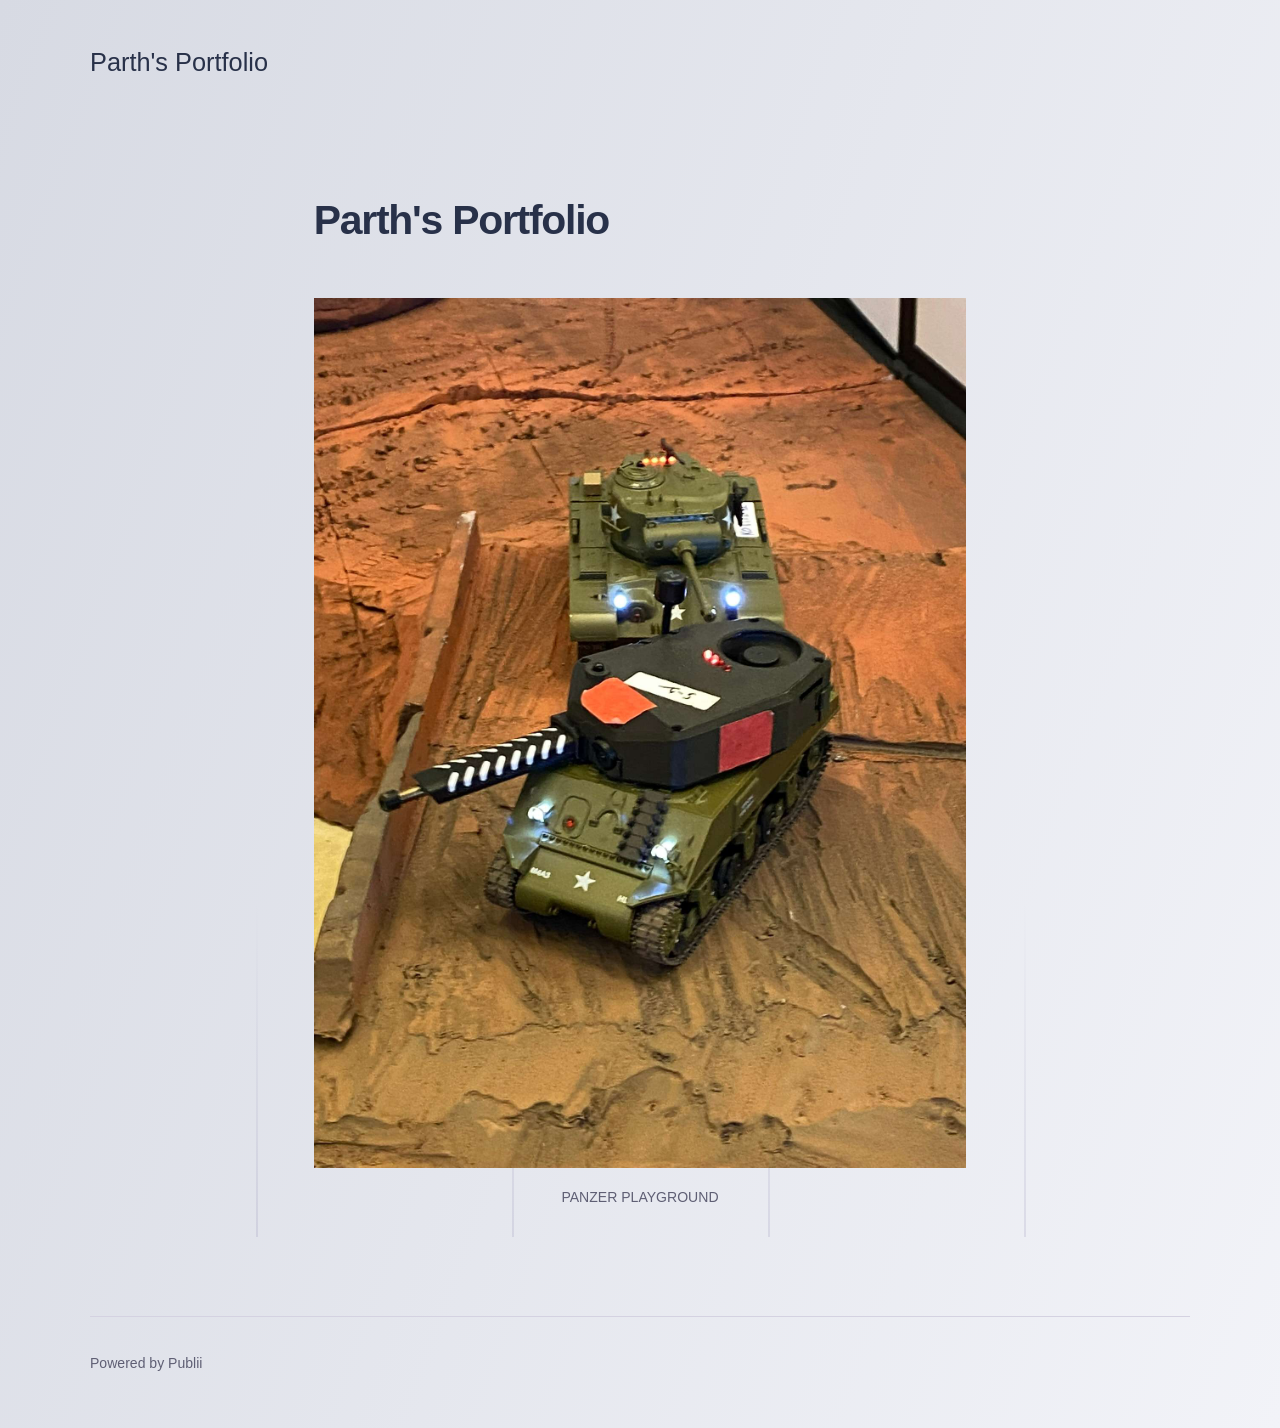
<file: main.html>
<!DOCTYPE html><html lang="en-gb"><head><meta charset="utf-8"><meta http-equiv="X-UA-Compatible" content="IE=edge"><meta name="viewport" content="width=device-width,initial-scale=1"><title>Parth&#x27;s Portfolio - Parth&#x27;s Portfolio</title><meta name="description" content="PANZER PLAYGROUND"><meta name="generator" content="Publii Open-Source CMS for Static Site"><link rel="canonical" href="https://parthmbhatt.github.io/portfolio/main.html"><link rel="alternate" type="application/atom+xml" href="https://parthmbhatt.github.io/portfolio/feed.xml" title="Parth&#x27;s Portfolio - RSS"><link rel="alternate" type="application/json" href="https://parthmbhatt.github.io/portfolio/feed.json" title="Parth&#x27;s Portfolio - JSON"><meta property="og:title" content="Parth's Portfolio"><meta property="og:site_name" content="Parth's Portfolio"><meta property="og:description" content="PANZER PLAYGROUND"><meta property="og:url" content="https://parthmbhatt.github.io/portfolio/main.html"><meta property="og:type" content="article"><link rel="stylesheet" href="https://parthmbhatt.github.io/portfolio/assets/css/style.css?v=9763c2127e3ff107113b48061787f784"><link rel="stylesheet" href="https://parthmbhatt.github.io/portfolio/assets/css/gallery-carousel.css?v=bf1c3ab5cffa0508bf7917f0dcdaa1b4"><link rel="stylesheet" href="https://parthmbhatt.github.io/portfolio/assets/css/cad-viewer.css?v=0db8fe432d150c45650e1611304c6906"><script type="application/ld+json">{"@context":"http://schema.org","@type":"Article","mainEntityOfPage":{"@type":"WebPage","@id":"https://parthmbhatt.github.io/portfolio/main.html"},"headline":"Parth's Portfolio","datePublished":"2026-06-17T17:37-07:00","dateModified":"2026-06-22T12:52-07:00","description":"PANZER PLAYGROUND","author":{"@type":"Person","name":"Parth Bhatt","url":"https://parthmbhatt.github.io/portfolio/authors/parth-bhatt/"},"publisher":{"@type":"Organization","name":"Parth Bhatt"}}</script><noscript><style>img[loading] {
                    opacity: 1;
                }</style></noscript></head><body class="page-template lines"><div class="container lines lines--right"><header class="header"><a href="https://parthmbhatt.github.io/portfolio/" class="logo">Parth&#x27;s Portfolio</a></header><main class="main page"><article class="content"><header class="content__inner content__header"><h1 class="content__title">Parth&#x27;s Portfolio</h1></header><div class="content__inner"><div class="content__entry"><figure class="post__image post__image--center"><img loading="lazy" src="https://parthmbhatt.github.io/portfolio/media/posts/2/IMG_0483.JPEG" height="2048" width="1536" alt="" sizes="(min-width: 37.5em) 1600px, 80vw" srcset="https://parthmbhatt.github.io/portfolio/media/posts/2/responsive/IMG_0483-xs.JPEG 384w, https://parthmbhatt.github.io/portfolio/media/posts/2/responsive/IMG_0483-sm.JPEG 600w, https://parthmbhatt.github.io/portfolio/media/posts/2/responsive/IMG_0483-md.JPEG 768w, https://parthmbhatt.github.io/portfolio/media/posts/2/responsive/IMG_0483-lg.JPEG 1200w, https://parthmbhatt.github.io/portfolio/media/posts/2/responsive/IMG_0483-xl.JPEG 1600w"><figcaption>PANZER PLAYGROUND</figcaption></figure><p></p></div></div></article></main><footer class="footer"><div class="footer__left"><div class="footer__copy">Powered by Publii</div></div><button onclick="backToTopFunction()" id="backToTop" class="footer__bttop" aria-label="Back to top" title="Back to top"><svg><use xlink:href="https://parthmbhatt.github.io/portfolio/assets/svg/svg-map.svg#toparrow"/></svg></button></footer></div><script>window.publiiThemeMenuConfig = { mobileMenuMode: 'sidebar', animationSpeed: 300, submenuWidth: 'auto', doubleClickTime: 500, mobileMenuExpandableSubmenus: true, relatedContainerForOverlayMenuSelector: '.navbar', };</script><script defer="defer" src="https://parthmbhatt.github.io/portfolio/assets/js/scripts.min.js?v=628f9b14187b480516b6c7f8be1e7585"></script><script defer="defer" src="https://parthmbhatt.github.io/portfolio/assets/js/cad-viewer.bundle.js?v=ee3776dc98e9115392e59a9758066af7"></script><script>function publiiDetectLoadedImages () {
         var images = document.querySelectorAll('img[loading]:not(.is-loaded)');
         for (var i = 0; i < images.length; i++) {
            if (images[i].complete) {
               images[i].classList.add('is-loaded');
               images[i].parentNode.classList.remove('is-img-loading');
            } else {
               images[i].addEventListener('load', function () {
                  this.classList.add('is-loaded');
                  this.parentNode.classList.remove('is-img-loading');
               }, false);
            }
         }
      }
      publiiDetectLoadedImages();</script><script defer="defer" src="https://parthmbhatt.github.io/portfolio/assets/js/gallery-carousel.js?v=73d73772ed205425abde0a4bf7a90acf"></script></body></html>
</file>
